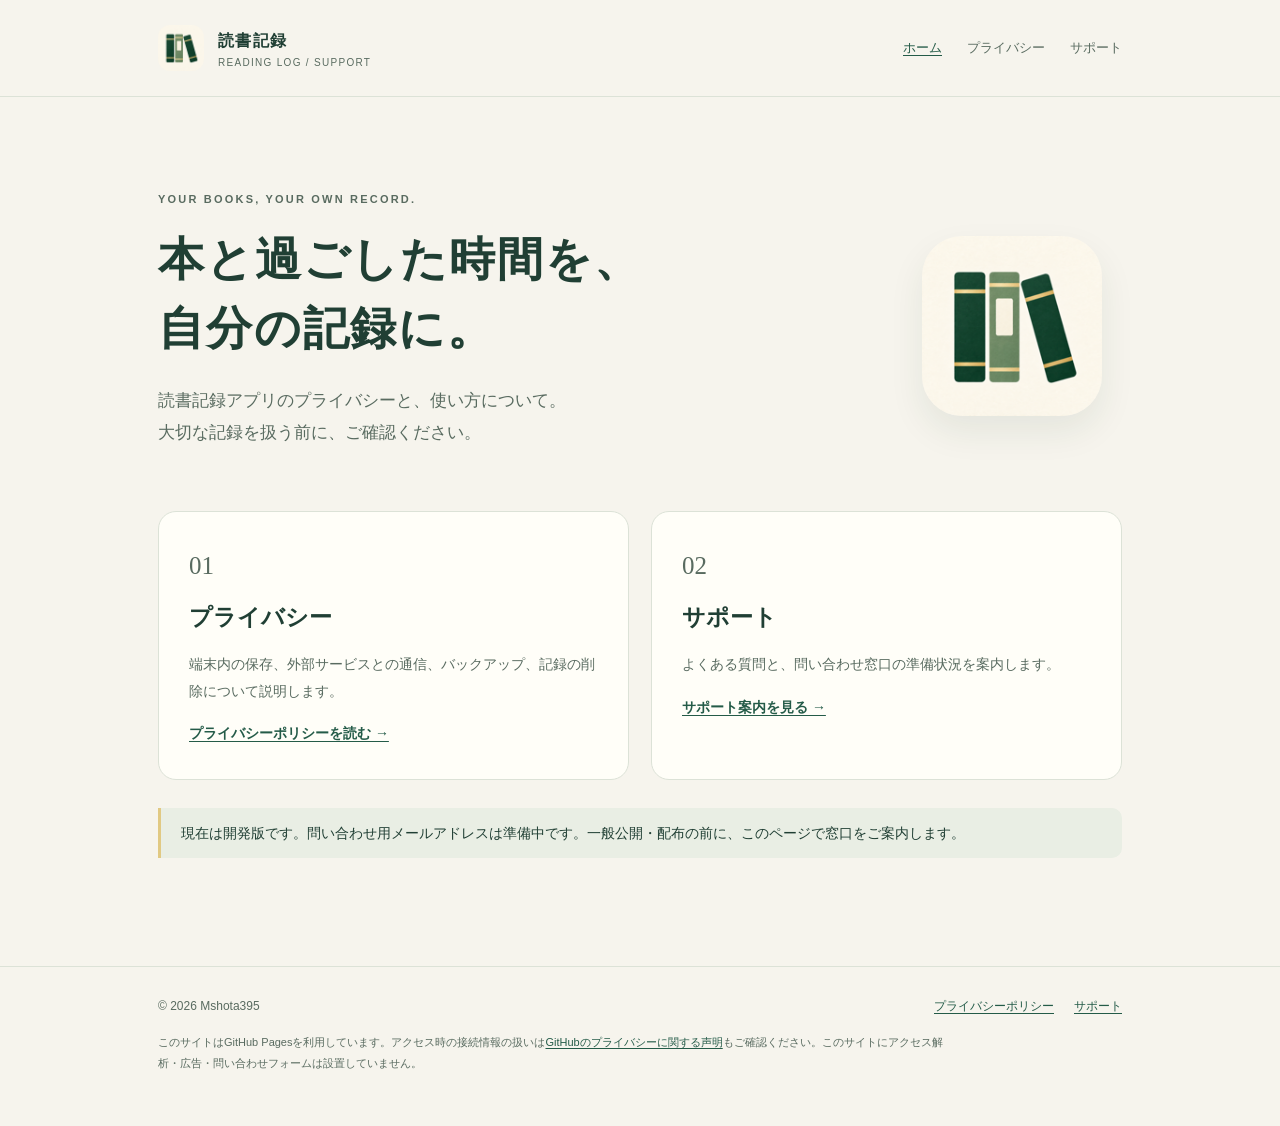
<file: index.html>
<!doctype html>
<html lang="ja"><head><meta charset="utf-8"><meta name="viewport" content="width=device-width,initial-scale=1">
<meta name="description" content="読書記録アプリのプライバシーポリシーとサポート案内。">
<meta name="referrer" content="no-referrer"><meta http-equiv="Content-Security-Policy" content="default-src 'none'; style-src 'self'; img-src 'self'; base-uri 'none'; form-action 'none'; object-src 'none'">
<title>公式サポート · 読書記録</title><link rel="canonical" href="https://mshota395.github.io/reading-log-support/">
<link rel="icon" href="./assets/app-icon.png"><link rel="stylesheet" href="./assets/style.css?v=ae56ff333756"></head>
<body><a class="skip" href="#main">本文へ移動</a><header><div class="wrap bar"><a class="brand" href="./"><img src="./assets/app-icon.png" alt="" width="46" height="46"><span>読書記録<small>READING LOG / SUPPORT</small></span></a><nav aria-label="メインナビゲーション"><a href="./" aria-current="page">ホーム</a><a href="./privacy/">プライバシー</a><a href="./support/">サポート</a></nav></div></header>
<main id="main"><div class="wrap"><section class="hero"><div><div class="eyebrow">YOUR BOOKS, YOUR OWN RECORD.</div><h1>本と過ごした時間を、<br>自分の記録に。</h1><p class="lead">読書記録アプリのプライバシーと、使い方について。<br>大切な記録を扱う前に、ご確認ください。</p></div><img class="hero-icon" src="./assets/app-icon.png" alt="3冊の本を描いた読書記録のアイコン" width="180" height="180"></section><div class="cards"><section class="card"><span class="number">01</span><h2>プライバシー</h2><p>端末内の保存、外部サービスとの通信、バックアップ、記録の削除について説明します。</p><a href="./privacy/">プライバシーポリシーを読む →</a></section><section class="card"><span class="number">02</span><h2>サポート</h2><p>よくある質問と、問い合わせ窓口の準備状況を案内します。</p><a href="./support/">サポート案内を見る →</a></section></div><aside class="note">現在は開発版です。問い合わせ用メールアドレスは準備中です。一般公開・配布の前に、このページで窓口をご案内します。</aside></div></main><footer><div class="wrap"><div class="footer-row"><span>© 2026 Mshota395</span><div class="footer-links"><a href="./privacy/">プライバシーポリシー</a><a href="./support/">サポート</a></div></div><p>このサイトはGitHub Pagesを利用しています。アクセス時の接続情報の扱いは<a href="https://docs.github.com/site-policy/privacy-policies/github-privacy-statement">GitHubのプライバシーに関する声明</a>もご確認ください。このサイトにアクセス解析・広告・問い合わせフォームは設置していません。</p></div></footer></body></html>
</file>
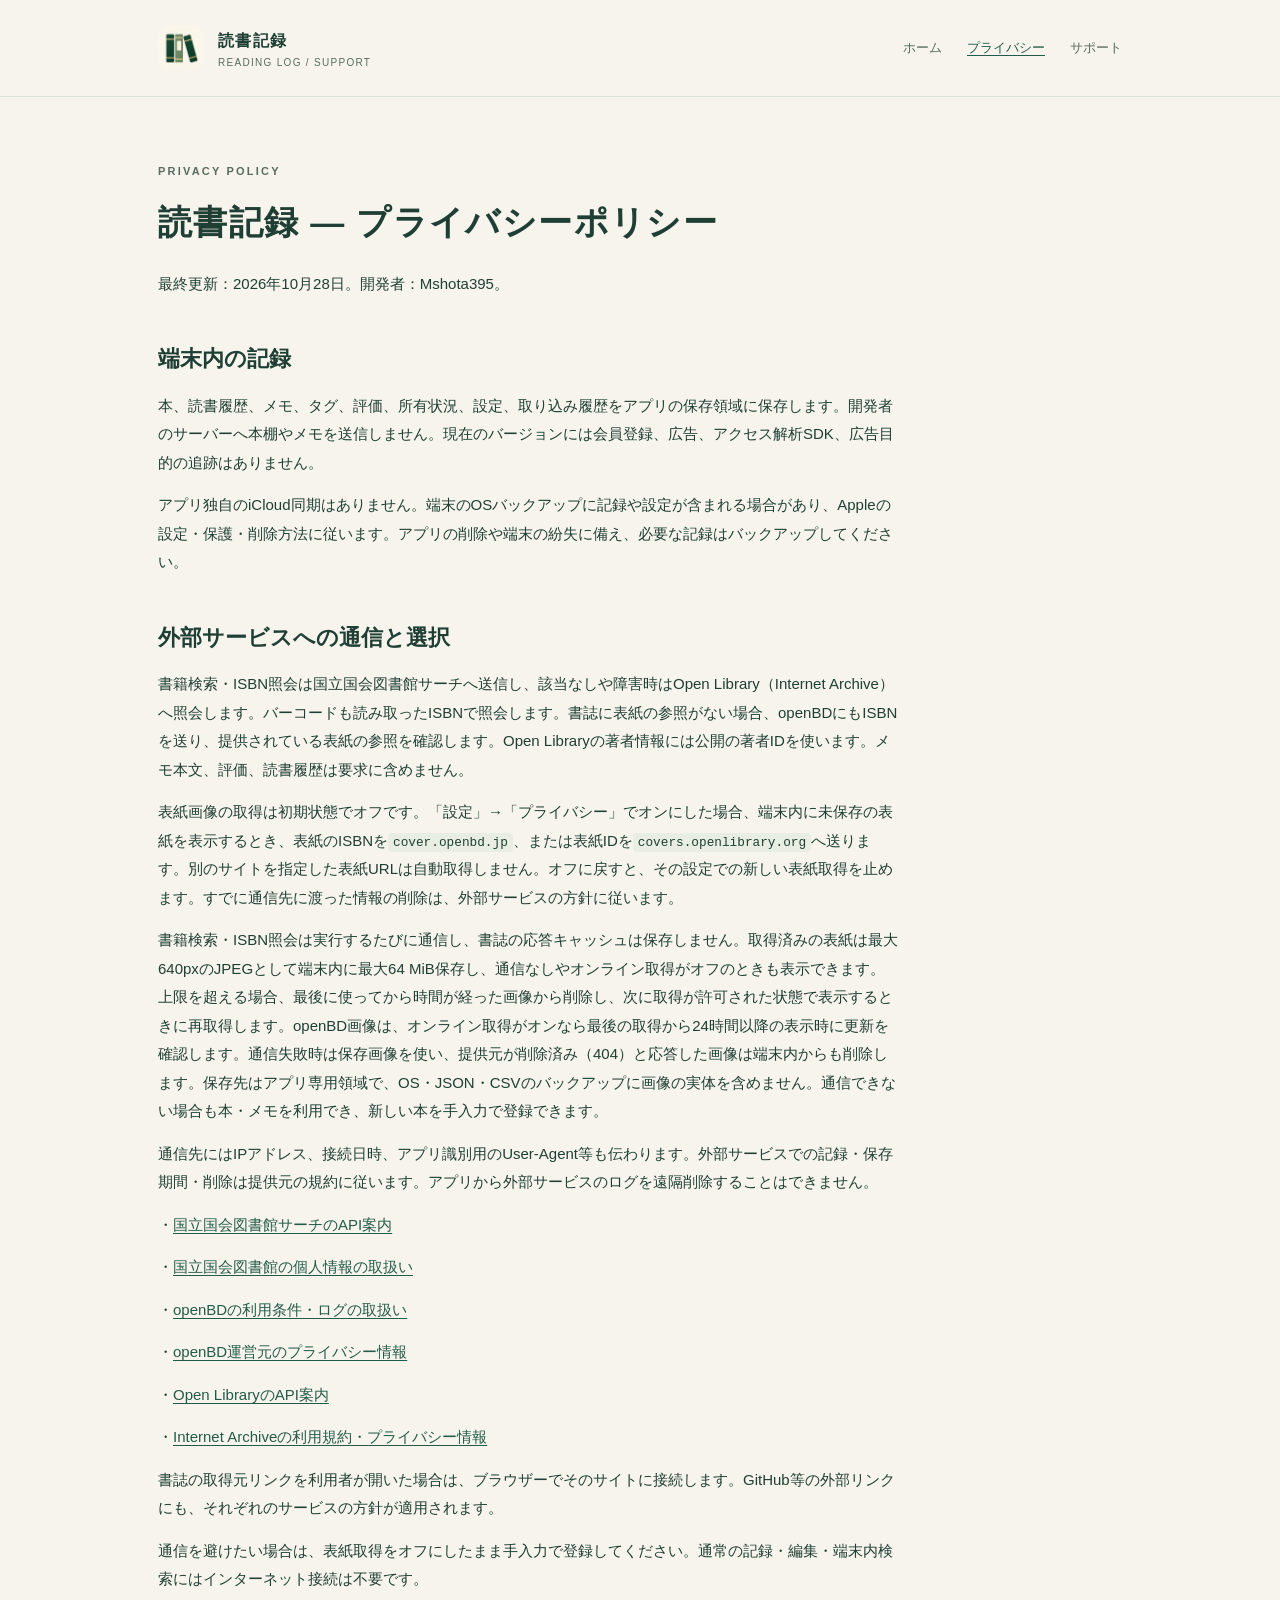
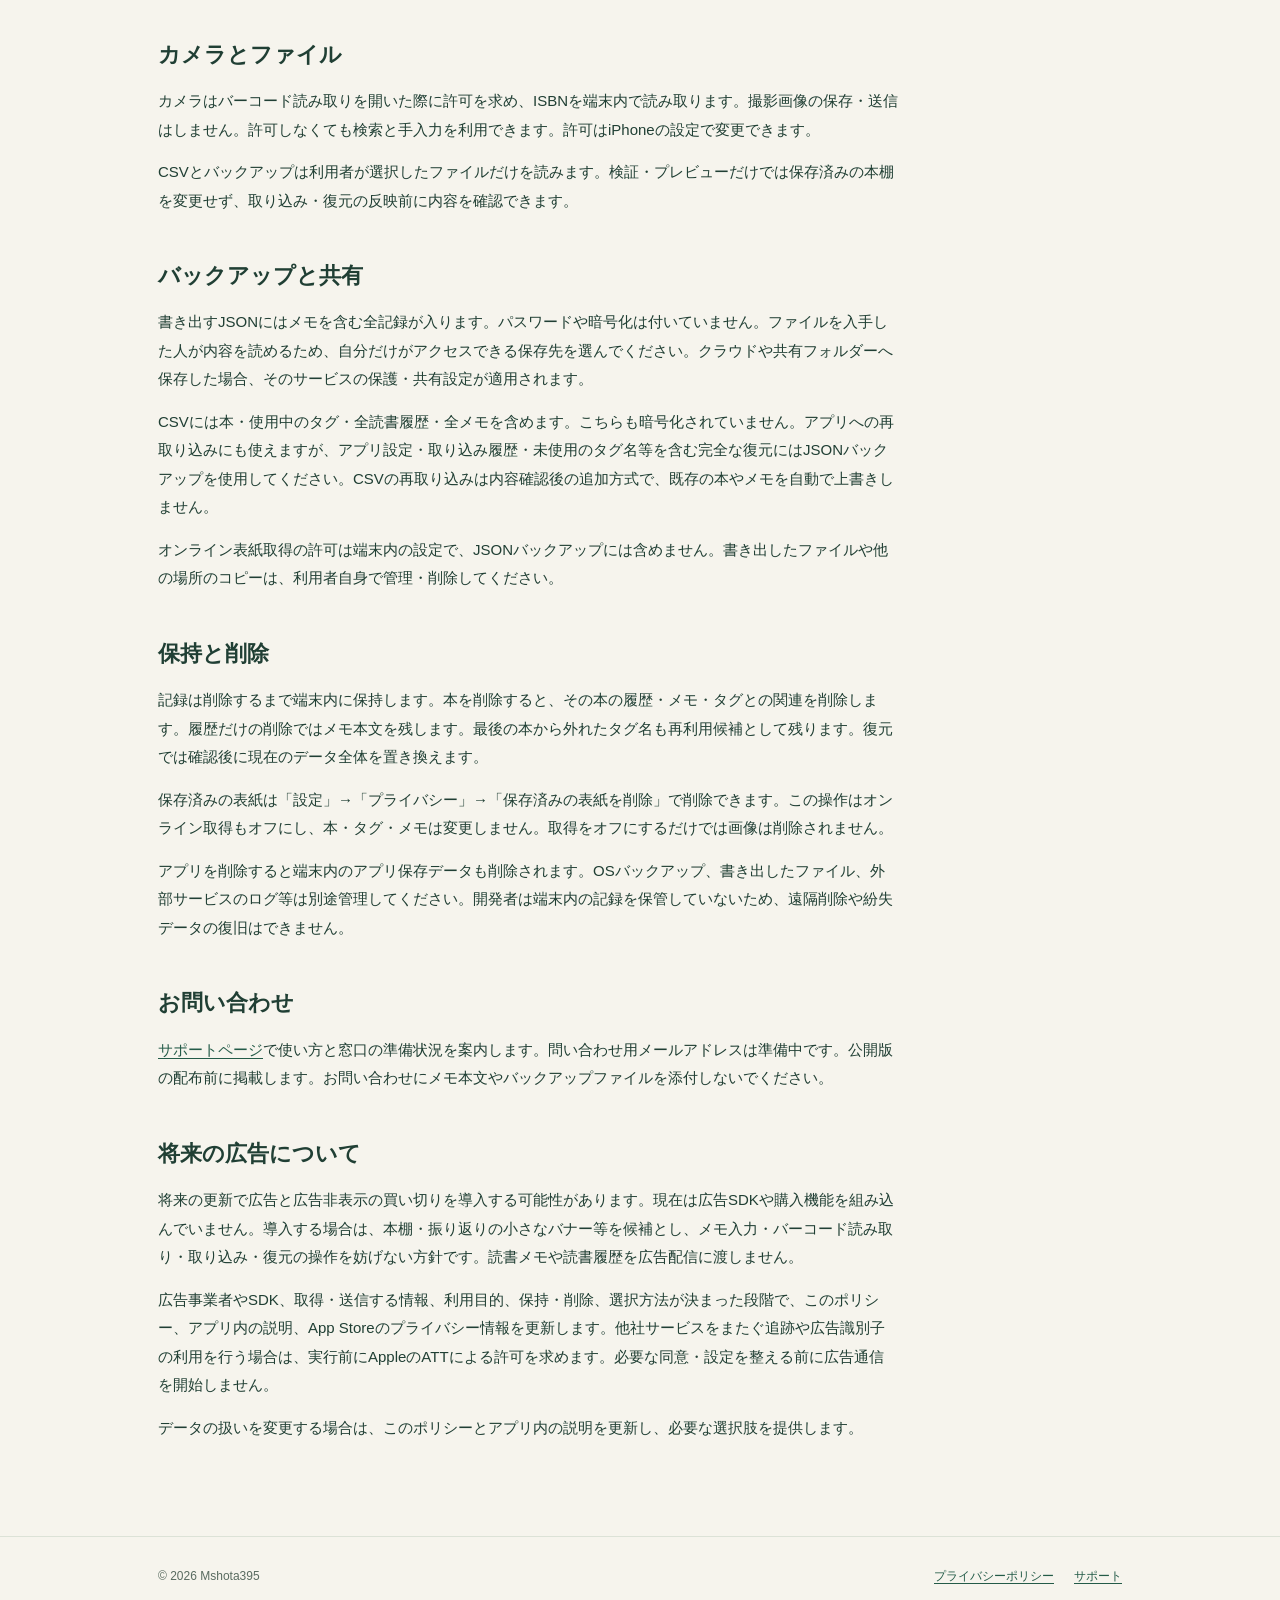
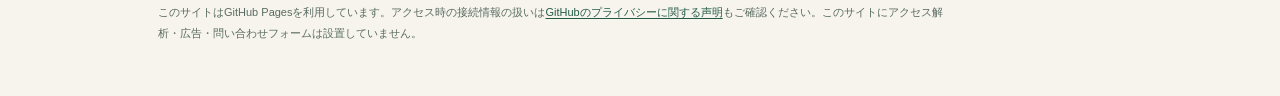
<file: privacy/index.html>
<!doctype html>
<html lang="ja"><head><meta charset="utf-8"><meta name="viewport" content="width=device-width,initial-scale=1">
<meta name="description" content="読書記録アプリのプライバシーポリシーとサポート案内。">
<meta name="referrer" content="no-referrer"><meta http-equiv="Content-Security-Policy" content="default-src 'none'; style-src 'self'; img-src 'self'; base-uri 'none'; form-action 'none'; object-src 'none'">
<title>プライバシーポリシー · 読書記録</title><link rel="canonical" href="https://mshota395.github.io/reading-log-support/privacy/">
<link rel="icon" href="../assets/app-icon.png"><link rel="stylesheet" href="../assets/style.css?v=ae56ff333756"></head>
<body><a class="skip" href="#main">本文へ移動</a><header><div class="wrap bar"><a class="brand" href="../"><img src="../assets/app-icon.png" alt="" width="46" height="46"><span>読書記録<small>READING LOG / SUPPORT</small></span></a><nav aria-label="メインナビゲーション"><a href="../">ホーム</a><a href="../privacy/" aria-current="page">プライバシー</a><a href="../support/">サポート</a></nav></div></header>
<main id="main"><div class="wrap"><article class="article"><div class="eyebrow">PRIVACY POLICY</div><h1>読書記録 — プライバシーポリシー</h1>
<p>最終更新：2026年10月28日。開発者：Mshota395。</p>
<h2>端末内の記録</h2>
<p>本、読書履歴、メモ、タグ、評価、所有状況、設定、取り込み履歴をアプリの保存領域に保存します。開発者のサーバーへ本棚やメモを送信しません。現在のバージョンには会員登録、広告、アクセス解析SDK、広告目的の追跡はありません。</p>
<p>アプリ独自のiCloud同期はありません。端末のOSバックアップに記録や設定が含まれる場合があり、Appleの設定・保護・削除方法に従います。アプリの削除や端末の紛失に備え、必要な記録はバックアップしてください。</p>
<h2>外部サービスへの通信と選択</h2>
<p>書籍検索・ISBN照会は国立国会図書館サーチへ送信し、該当なしや障害時はOpen Library（Internet Archive）へ照会します。バーコードも読み取ったISBNで照会します。書誌に表紙の参照がない場合、openBDにもISBNを送り、提供されている表紙の参照を確認します。Open Libraryの著者情報には公開の著者IDを使います。メモ本文、評価、読書履歴は要求に含めません。</p>
<p>表紙画像の取得は初期状態でオフです。「設定」→「プライバシー」でオンにした場合、端末内に未保存の表紙を表示するとき、表紙のISBNを<code>cover.openbd.jp</code>、または表紙IDを<code>covers.openlibrary.org</code>へ送ります。別のサイトを指定した表紙URLは自動取得しません。オフに戻すと、その設定での新しい表紙取得を止めます。すでに通信先に渡った情報の削除は、外部サービスの方針に従います。</p>
<p>書籍検索・ISBN照会は実行するたびに通信し、書誌の応答キャッシュは保存しません。取得済みの表紙は最大640pxのJPEGとして端末内に最大64 MiB保存し、通信なしやオンライン取得がオフのときも表示できます。上限を超える場合、最後に使ってから時間が経った画像から削除し、次に取得が許可された状態で表示するときに再取得します。openBD画像は、オンライン取得がオンなら最後の取得から24時間以降の表示時に更新を確認します。通信失敗時は保存画像を使い、提供元が削除済み（404）と応答した画像は端末内からも削除します。保存先はアプリ専用領域で、OS・JSON・CSVのバックアップに画像の実体を含めません。通信できない場合も本・メモを利用でき、新しい本を手入力で登録できます。</p>
<p>通信先にはIPアドレス、接続日時、アプリ識別用のUser-Agent等も伝わります。外部サービスでの記録・保存期間・削除は提供元の規約に従います。アプリから外部サービスのログを遠隔削除することはできません。</p>
<p>・<a href="https://ndlsearch.ndl.go.jp/help/api">国立国会図書館サーチのAPI案内</a></p>
<p>・<a href="https://www.ndl.go.jp/privacy">国立国会図書館の個人情報の取扱い</a></p>
<p>・<a href="https://openbd.jp/terms/">openBDの利用条件・ログの取扱い</a></p>
<p>・<a href="https://calil.jp/privacy/">openBD運営元のプライバシー情報</a></p>
<p>・<a href="https://openlibrary.org/developers/api">Open LibraryのAPI案内</a></p>
<p>・<a href="https://archive.org/about/terms">Internet Archiveの利用規約・プライバシー情報</a></p>
<p>書誌の取得元リンクを利用者が開いた場合は、ブラウザーでそのサイトに接続します。GitHub等の外部リンクにも、それぞれのサービスの方針が適用されます。</p>
<p>通信を避けたい場合は、表紙取得をオフにしたまま手入力で登録してください。通常の記録・編集・端末内検索にはインターネット接続は不要です。</p>
<h2>カメラとファイル</h2>
<p>カメラはバーコード読み取りを開いた際に許可を求め、ISBNを端末内で読み取ります。撮影画像の保存・送信はしません。許可しなくても検索と手入力を利用できます。許可はiPhoneの設定で変更できます。</p>
<p>CSVとバックアップは利用者が選択したファイルだけを読みます。検証・プレビューだけでは保存済みの本棚を変更せず、取り込み・復元の反映前に内容を確認できます。</p>
<h2>バックアップと共有</h2>
<p>書き出すJSONにはメモを含む全記録が入ります。パスワードや暗号化は付いていません。ファイルを入手した人が内容を読めるため、自分だけがアクセスできる保存先を選んでください。クラウドや共有フォルダーへ保存した場合、そのサービスの保護・共有設定が適用されます。</p>
<p>CSVには本・使用中のタグ・全読書履歴・全メモを含めます。こちらも暗号化されていません。アプリへの再取り込みにも使えますが、アプリ設定・取り込み履歴・未使用のタグ名等を含む完全な復元にはJSONバックアップを使用してください。CSVの再取り込みは内容確認後の追加方式で、既存の本やメモを自動で上書きしません。</p>
<p>オンライン表紙取得の許可は端末内の設定で、JSONバックアップには含めません。書き出したファイルや他の場所のコピーは、利用者自身で管理・削除してください。</p>
<h2>保持と削除</h2>
<p>記録は削除するまで端末内に保持します。本を削除すると、その本の履歴・メモ・タグとの関連を削除します。履歴だけの削除ではメモ本文を残します。最後の本から外れたタグ名も再利用候補として残ります。復元では確認後に現在のデータ全体を置き換えます。</p>
<p>保存済みの表紙は「設定」→「プライバシー」→「保存済みの表紙を削除」で削除できます。この操作はオンライン取得もオフにし、本・タグ・メモは変更しません。取得をオフにするだけでは画像は削除されません。</p>
<p>アプリを削除すると端末内のアプリ保存データも削除されます。OSバックアップ、書き出したファイル、外部サービスのログ等は別途管理してください。開発者は端末内の記録を保管していないため、遠隔削除や紛失データの復旧はできません。</p>
<h2>お問い合わせ</h2>
<p><a href="https://mshota395.github.io/reading-log-support/support/">サポートページ</a>で使い方と窓口の準備状況を案内します。問い合わせ用メールアドレスは準備中です。公開版の配布前に掲載します。お問い合わせにメモ本文やバックアップファイルを添付しないでください。</p>
<h2>将来の広告について</h2>
<p>将来の更新で広告と広告非表示の買い切りを導入する可能性があります。現在は広告SDKや購入機能を組み込んでいません。導入する場合は、本棚・振り返りの小さなバナー等を候補とし、メモ入力・バーコード読み取り・取り込み・復元の操作を妨げない方針です。読書メモや読書履歴を広告配信に渡しません。</p>
<p>広告事業者やSDK、取得・送信する情報、利用目的、保持・削除、選択方法が決まった段階で、このポリシー、アプリ内の説明、App Storeのプライバシー情報を更新します。他社サービスをまたぐ追跡や広告識別子の利用を行う場合は、実行前にAppleのATTによる許可を求めます。必要な同意・設定を整える前に広告通信を開始しません。</p>
<p>データの扱いを変更する場合は、このポリシーとアプリ内の説明を更新し、必要な選択肢を提供します。</p></article></div></main><footer><div class="wrap"><div class="footer-row"><span>© 2026 Mshota395</span><div class="footer-links"><a href="../privacy/">プライバシーポリシー</a><a href="../support/">サポート</a></div></div><p>このサイトはGitHub Pagesを利用しています。アクセス時の接続情報の扱いは<a href="https://docs.github.com/site-policy/privacy-policies/github-privacy-statement">GitHubのプライバシーに関する声明</a>もご確認ください。このサイトにアクセス解析・広告・問い合わせフォームは設置していません。</p></div></footer></body></html>
</file>
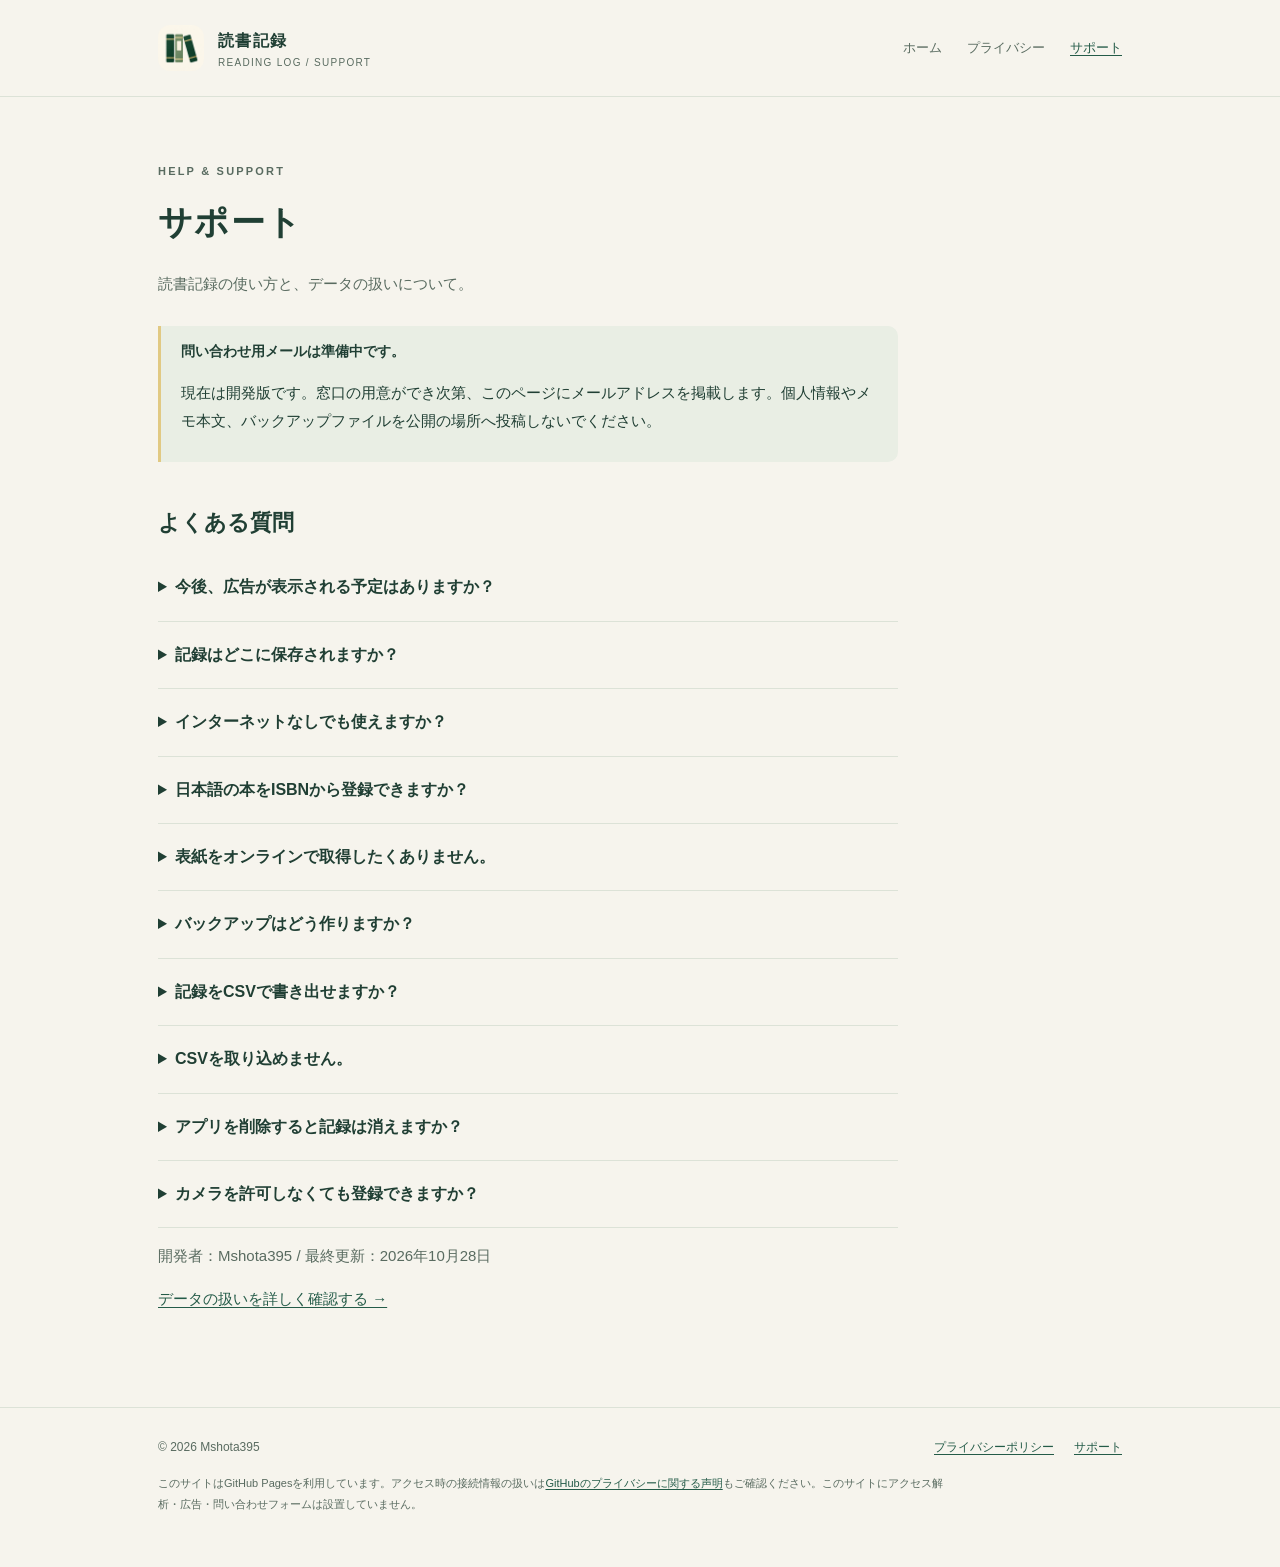
<file: support/index.html>
<!doctype html>
<html lang="ja"><head><meta charset="utf-8"><meta name="viewport" content="width=device-width,initial-scale=1">
<meta name="description" content="読書記録アプリのプライバシーポリシーとサポート案内。">
<meta name="referrer" content="no-referrer"><meta http-equiv="Content-Security-Policy" content="default-src 'none'; style-src 'self'; img-src 'self'; base-uri 'none'; form-action 'none'; object-src 'none'">
<title>サポート · 読書記録</title><link rel="canonical" href="https://mshota395.github.io/reading-log-support/support/">
<link rel="icon" href="../assets/app-icon.png"><link rel="stylesheet" href="../assets/style.css?v=ae56ff333756"></head>
<body><a class="skip" href="#main">本文へ移動</a><header><div class="wrap bar"><a class="brand" href="../"><img src="../assets/app-icon.png" alt="" width="46" height="46"><span>読書記録<small>READING LOG / SUPPORT</small></span></a><nav aria-label="メインナビゲーション"><a href="../">ホーム</a><a href="../privacy/">プライバシー</a><a href="../support/" aria-current="page">サポート</a></nav></div></header>
<main id="main"><div class="wrap"><article class="article"><div class="eyebrow">HELP & SUPPORT</div><h1>サポート</h1><p class="lead">読書記録の使い方と、データの扱いについて。</p><section class="note"><strong>問い合わせ用メールは準備中です。</strong><p>現在は開発版です。窓口の用意ができ次第、このページにメールアドレスを掲載します。個人情報やメモ本文、バックアップファイルを公開の場所へ投稿しないでください。</p></section><h2>よくある質問</h2><details><summary>今後、広告が表示される予定はありますか？</summary><p>将来の更新で広告と広告非表示の買い切りを導入する可能性があります。現在は広告SDKや購入機能を組み込んでいません。導入時にはプライバシーポリシー等を更新し、必要な許可や選択方法を案内します。読書メモや読書履歴を広告配信に渡さない方針です。</p></details><details><summary>記録はどこに保存されますか？</summary><p>このiPhoneのアプリ内に保存します。開発者のサーバーへ本棚やメモを送信しません。OSのバックアップに含まれる場合は、Appleの設定に従います。</p></details><details><summary>インターネットなしでも使えますか？</summary><p>手入力登録、記録、メモ、端末内検索はオフラインで利用できます。取得済みの表紙もオフラインで表示できます。書籍検索や未保存の表紙の取得には通信が必要です。表紙は端末内に最大64 MiB保存し、上限時は古い画像から削除します。openBD画像は取得オン・オンライン時に24時間以降の更新を確認し、通信失敗時は保存画像を表示します。提供元が削除済みと応答した画像は削除します。</p></details><details><summary>日本語の本をISBNから登録できますか？</summary><p>国立国会図書館サーチを優先し、見つからない場合はOpen Libraryへ照会します。表紙の参照がない場合はopenBDで補完します。収録されていない本や、表紙が提供されていない本もあります。手入力でも登録できます。</p></details><details><summary>表紙をオンラインで取得したくありません。</summary><p>「設定」→「プライバシー」→「表紙画像をオンラインで取得」をオフにします。初期状態もオフです。取得済みの画像は表示できます。画像も消す場合は「保存済みの表紙を削除」を使います。この操作はオンライン取得もオフにし、本やメモは消しません。</p></details><details><summary>バックアップはどう作りますか？</summary><p>「設定」→「取り込み・バックアップ・復元」からJSONを書き出せます。メモを含む全記録が入り、暗号化はされません。自分だけがアクセスできる場所に保存してください。</p></details><details><summary>記録をCSVで書き出せますか？</summary><p>「設定」→「取り込み・バックアップ・復元」→「記録をCSVで書き出す」で保存できます。本・タグ・すべての履歴とメモを含み、アプリへの再取り込みにも使えます。完全復元用のJSONバックアップも利用できます。</p></details><details><summary>CSVを取り込めません。</summary><p>このアプリから書き出したCSVは元の列名を保持してください。標準CSVではUTF-8で保存し、title列を含めてください。ファイルは8 MiB以下、1回5,000行までです。重複候補が多い場合もファイルを分割してください。上限や検証エラーがある場合、保存済みデータは変更しません。</p></details><details><summary>アプリを削除すると記録は消えますか？</summary><p>アプリの削除で端末内の保存データも削除されます。先にバックアップしてください。OSバックアップや書き出したコピーは別途管理してください。開発者は紛失した記録を復旧できません。</p></details><details><summary>カメラを許可しなくても登録できますか？</summary><p>はい。カメラはISBNバーコードの読み取りにだけ使います。許可せずに検索・手入力で登録できます。</p></details><p class="meta">開発者：Mshota395 / 最終更新：2026年10月28日</p><p><a href="../privacy/">データの扱いを詳しく確認する →</a></p></article></div></main><footer><div class="wrap"><div class="footer-row"><span>© 2026 Mshota395</span><div class="footer-links"><a href="../privacy/">プライバシーポリシー</a><a href="../support/">サポート</a></div></div><p>このサイトはGitHub Pagesを利用しています。アクセス時の接続情報の扱いは<a href="https://docs.github.com/site-policy/privacy-policies/github-privacy-statement">GitHubのプライバシーに関する声明</a>もご確認ください。このサイトにアクセス解析・広告・問い合わせフォームは設置していません。</p></div></footer></body></html>
</file>
<file: assets/style.css>
:root{color-scheme:light dark;--paper:#f6f4ed;--panel:#fffef8;--ink:#203f34;--muted:#596b60;--line:#dce2d7;--green:#245b48;--soft:#e9eee4;--gold:#e1c983}*{box-sizing:border-box}body{margin:0;background:var(--paper);color:var(--ink);font:16px/1.9 -apple-system,BlinkMacSystemFont,"Hiragino Sans","Yu Gothic",sans-serif}a{color:var(--green);text-underline-offset:.22em}a:hover{text-decoration-thickness:2px}a:focus-visible{outline:3px solid var(--gold);outline-offset:5px;border-radius:3px}.skip{position:absolute;top:-100px;left:16px;background:var(--panel);padding:10px}.skip:focus{top:10px}.wrap{max-width:1020px;margin:auto;padding:0 28px}header{border-bottom:1px solid var(--line)}.bar{display:flex;align-items:center;justify-content:space-between;gap:24px;min-height:96px}.brand{display:flex;align-items:center;gap:14px;color:var(--ink);text-decoration:none;font-weight:700;letter-spacing:.08em}.brand img{width:46px;height:46px;border-radius:12px}.brand small{display:block;font-size:10px;font-weight:500;letter-spacing:.13em;color:var(--muted);line-height:1.4}nav{display:flex;gap:25px;font-size:13px}nav a{color:var(--muted);text-decoration:none}nav a[aria-current=page]{color:var(--green);text-decoration:underline}main{padding:64px 0 80px}.eyebrow{font-size:11px;letter-spacing:.2em;font-weight:700;color:var(--muted);margin-bottom:15px}h1{font-size:clamp(28px,4.5vw,46px);line-height:1.5;letter-spacing:.04em;margin:0 0 22px}h2{font-size:22px;line-height:1.7;margin:42px 0 13px}p{margin:14px 0}.lead{font-size:17px;color:var(--muted);max-width:650px}.hero{display:grid;grid-template-columns:1fr 200px;align-items:center;gap:50px;padding:28px 0 48px}.hero-icon{width:180px;height:auto;border-radius:40px;box-shadow:0 16px 35px #193d2714}.cards{display:grid;grid-template-columns:1fr 1fr;gap:22px}.card{padding:30px;border:1px solid var(--line);border-radius:18px;background:var(--panel)}.card h2{margin:8px 0 12px;font-size:23px}.number{font-family:Georgia,serif;font-size:25px;color:var(--muted)}.card p{font-size:14px;color:var(--muted)}.card a{font-size:14px;font-weight:600}.note{border-left:3px solid var(--gold);padding:12px 20px;background:var(--soft);border-radius:0 10px 10px 0;margin:28px 0;font-size:14px}.article{max-width:740px}.article h1{font-size:34px}.article p,.article li{font-size:15px}.article ul{padding-left:1.5em}.meta{font-size:13px;color:var(--muted)}details{border-bottom:1px solid var(--line);padding:18px 0}summary{font-weight:600;cursor:pointer}details p{color:var(--muted);padding-right:15px}code{font-size:.85em;background:var(--soft);border-radius:4px;padding:2px 5px;overflow-wrap:anywhere}footer{padding:28px 0 38px;border-top:1px solid var(--line);font-size:12px;color:var(--muted)}.footer-row{display:flex;justify-content:space-between;gap:20px;flex-wrap:wrap}.footer-links{display:flex;gap:20px}footer p{max-width:800px;font-size:11px} @media(max-width:640px){.wrap{padding:0 22px}.bar{align-items:flex-start;flex-direction:column;padding-top:22px;padding-bottom:20px;gap:18px}nav{gap:22px;flex-wrap:wrap}main{padding-top:38px}.hero{grid-template-columns:1fr;gap:24px;padding-top:8px}.hero-icon{width:108px;border-radius:26px;grid-row:1}.cards{grid-template-columns:1fr}.card{padding:25px}.article h1{font-size:27px}h2{font-size:20px}}@media(prefers-color-scheme:dark){:root{--paper:#171f1b;--panel:#1e2a23;--ink:#e7ecdf;--muted:#b6c3b6;--line:#36463b;--green:#b3d4ba;--soft:#26392e;--gold:#b8a16c}}
</file>
